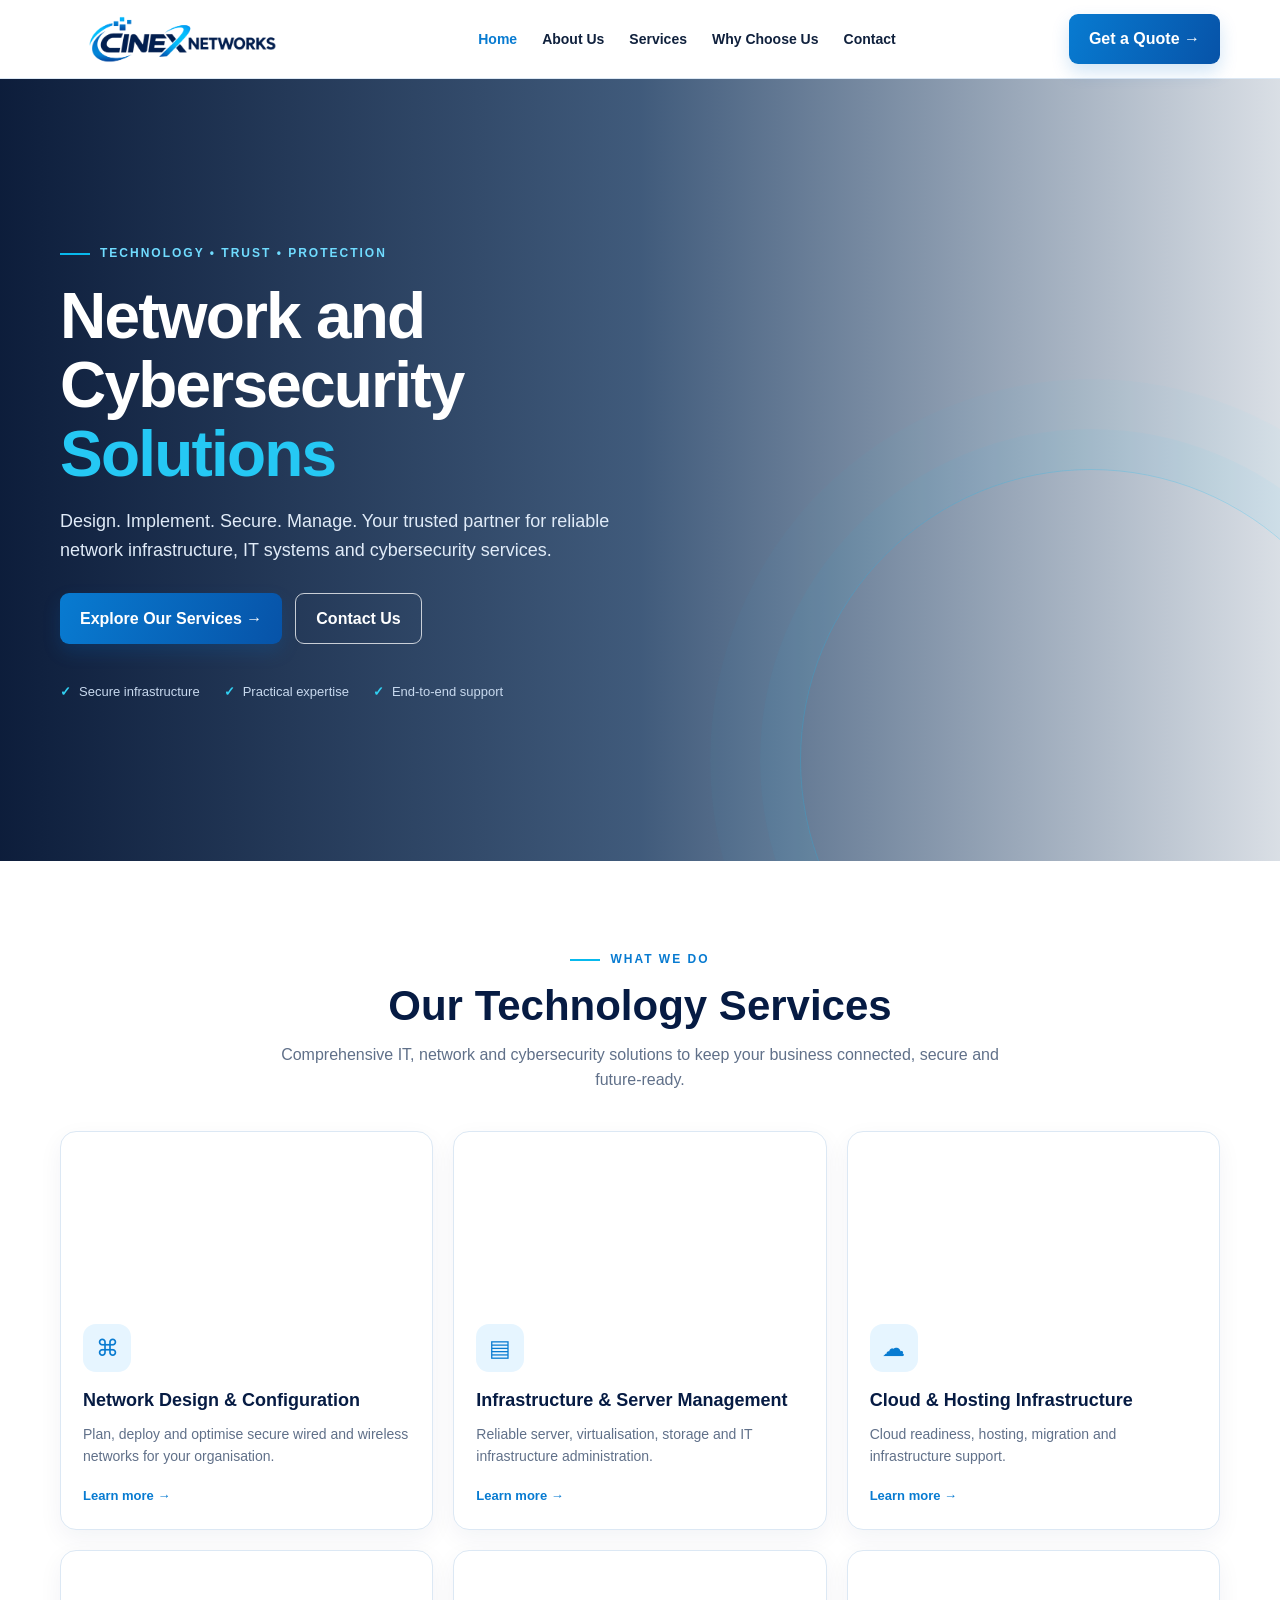
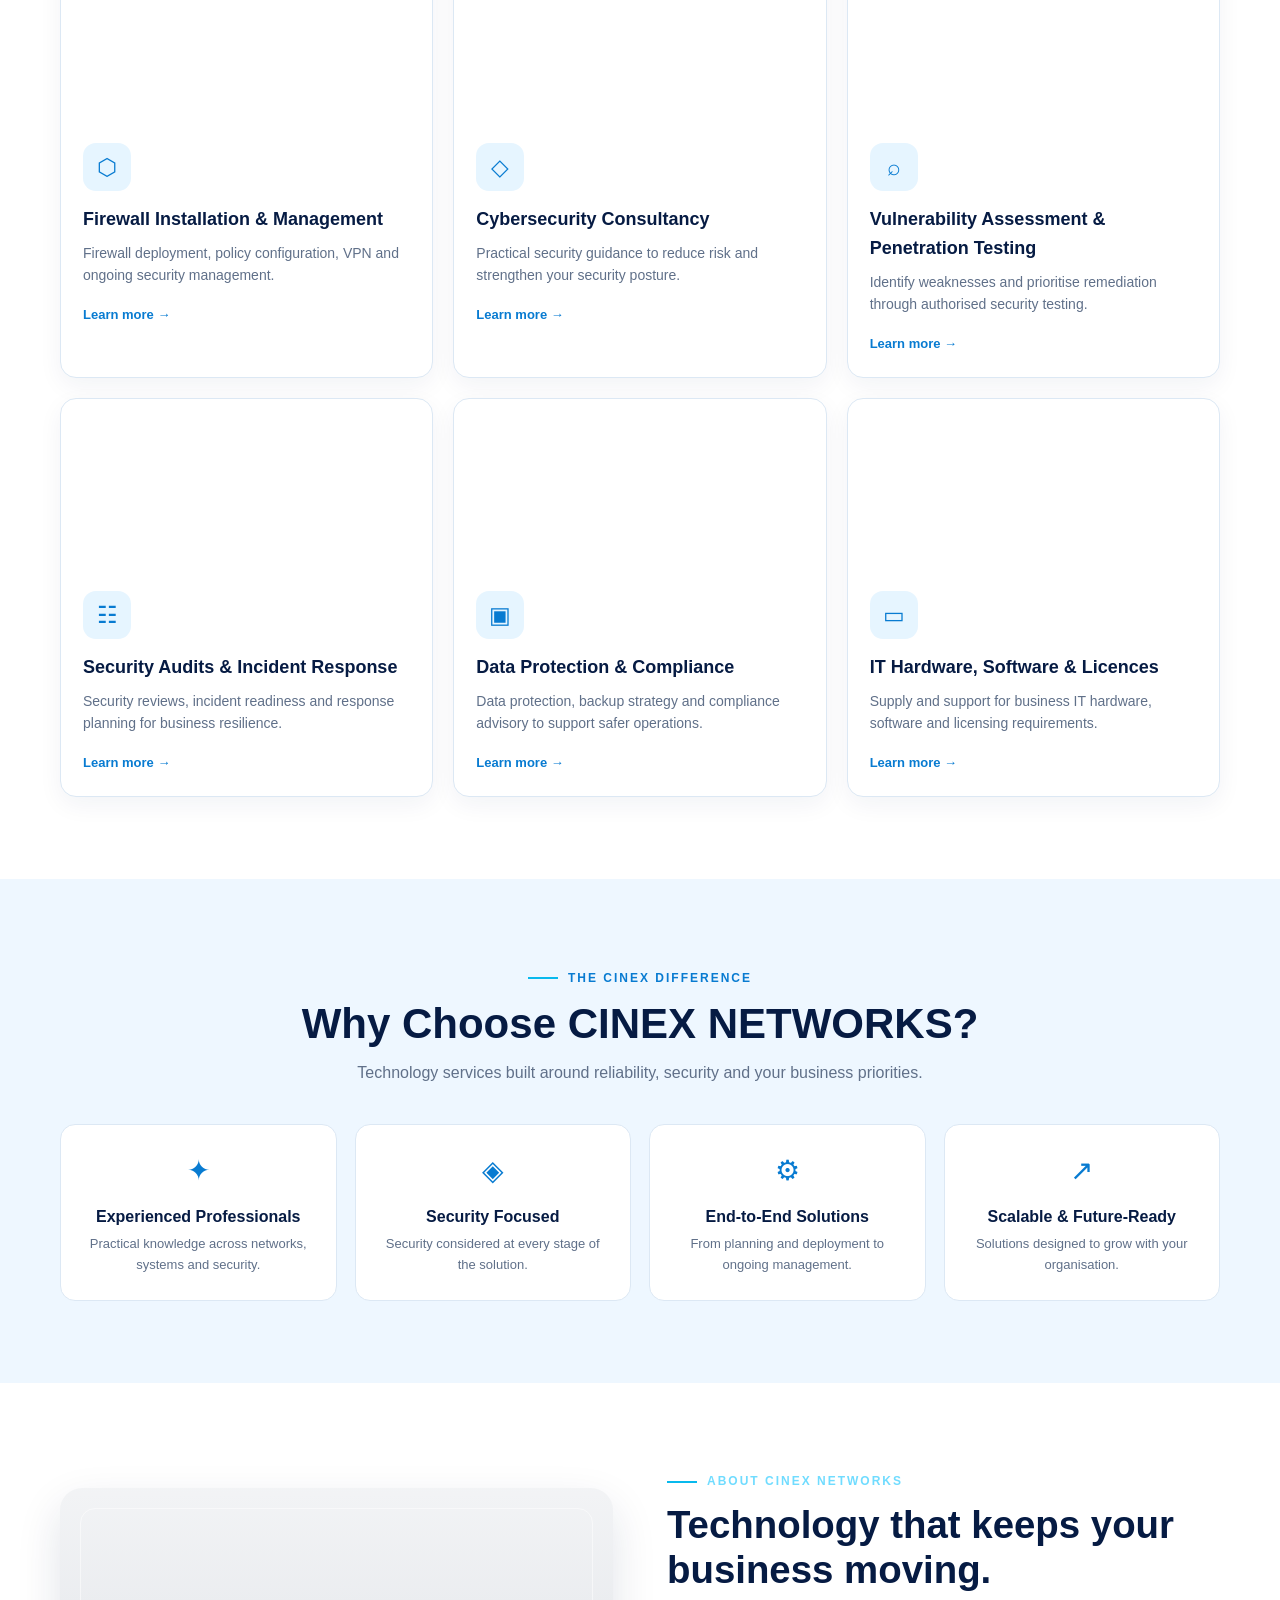
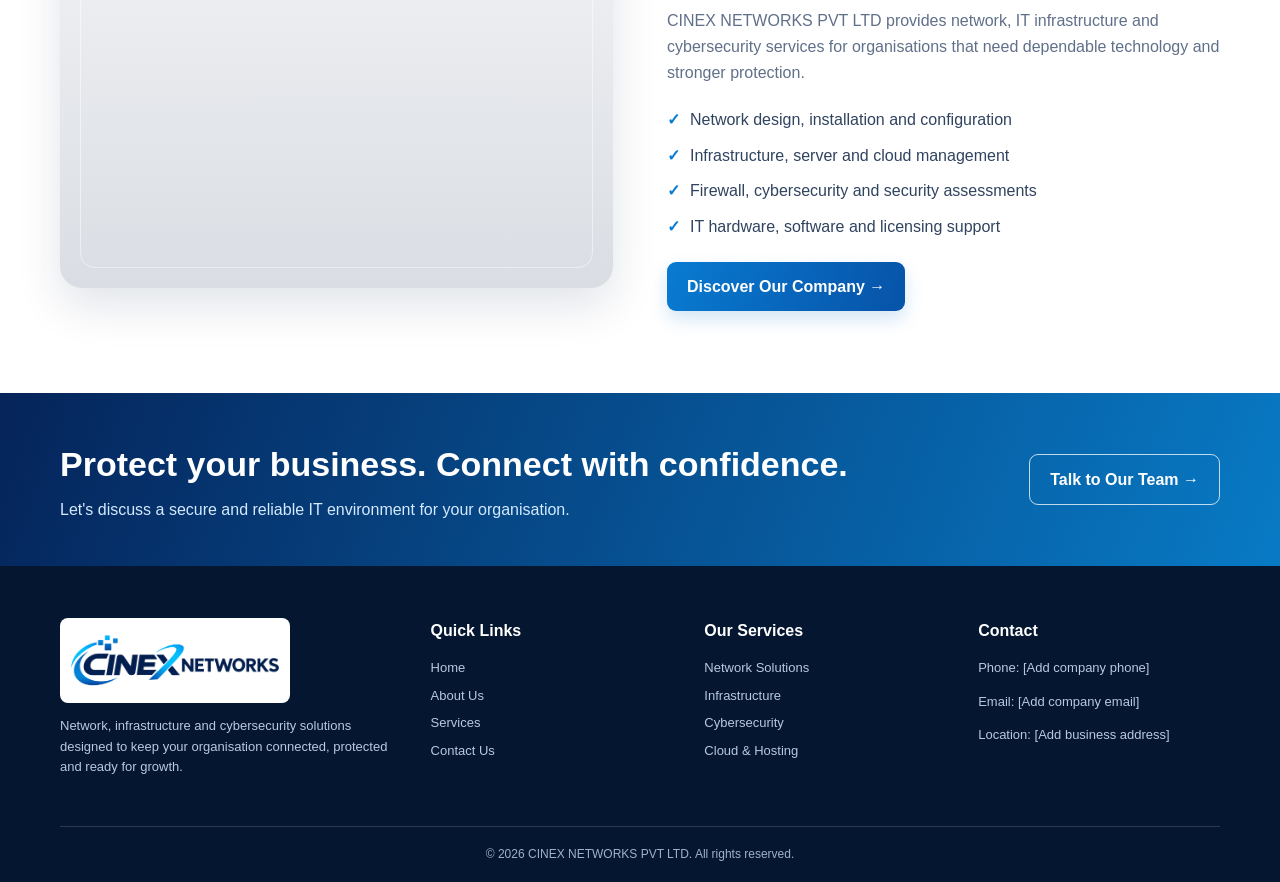
<file: index.html>
<!doctype html><html lang="en"><head><meta charset="utf-8"><meta name="viewport" content="width=device-width, initial-scale=1"><meta name="description" content="CINEX NETWORKS PVT LTD - Network and Cybersecurity Solutions"><title>Network & Cybersecurity Solutions | CINEX NETWORKS PVT LTD</title><link rel="stylesheet" href="assets/css/style.css"></head><body><header><div class="container nav"><a class="brand" href="index.html"><img src="assets/images/cinex-logo.png" alt="CINEX NETWORKS"></a><button class="menu-toggle" aria-label="Open menu" aria-expanded="false">☰</button><nav class="nav-links"><a class="active" href="index.html">Home</a><a class="" href="about.html">About Us</a><a class="" href="services.html">Services</a><a href="index.html#why-us">Why Choose Us</a><a class="" href="contact.html">Contact</a></nav><a class="nav-cta" href="contact.html">Get a Quote →</a></div></header><main><section class="hero"><div class="container"><div class="hero-content"><span class="eyebrow">Technology • Trust • Protection</span><h1>Network and<br>Cybersecurity <span>Solutions</span></h1><p>Design. Implement. Secure. Manage. Your trusted partner for reliable network infrastructure, IT systems and cybersecurity services.</p><div class="hero-actions"><a class="btn" href="services.html">Explore Our Services →</a><a class="btn outline" href="contact.html">Contact Us</a></div><div class="hero-note"><span>Secure infrastructure</span><span>Practical expertise</span><span>End-to-end support</span></div></div></div></section>
<section><div class="container"><div class="section-head"><span class="eyebrow">What we do</span><h2>Our Technology Services</h2><p>Comprehensive IT, network and cybersecurity solutions to keep your business connected, secure and future-ready.</p></div><div class="services-grid">
<article class="service-card"><div class="service-image" style="background-image:url('https://images.unsplash.com/photo-1551703599-6b3e8379aa8f?auto=format&fit=crop&w=900&q=80')"></div><div class="service-body"><div class="service-icon">⌘</div><h3>Network Design & Configuration</h3><p>Plan, deploy and optimise secure wired and wireless networks for your organisation.</p><a class="learn" href="services.html#network">Learn more →</a></div></article>
<article class="service-card"><div class="service-image" style="background-image:url('https://images.unsplash.com/photo-1558494949-ef010cbdcc31?auto=format&fit=crop&w=900&q=80')"></div><div class="service-body"><div class="service-icon">▤</div><h3>Infrastructure & Server Management</h3><p>Reliable server, virtualisation, storage and IT infrastructure administration.</p><a class="learn" href="services.html#infrastructure">Learn more →</a></div></article>
<article class="service-card"><div class="service-image" style="background-image:url('https://images.unsplash.com/photo-1451187580459-43490279c0fa?auto=format&fit=crop&w=900&q=80')"></div><div class="service-body"><div class="service-icon">☁</div><h3>Cloud & Hosting Infrastructure</h3><p>Cloud readiness, hosting, migration and infrastructure support.</p><a class="learn" href="services.html#cloud">Learn more →</a></div></article>
<article class="service-card"><div class="service-image" style="background-image:url('https://images.unsplash.com/photo-1563013544-824ae1b704d3?auto=format&fit=crop&w=900&q=80')"></div><div class="service-body"><div class="service-icon">⬡</div><h3>Firewall Installation & Management</h3><p>Firewall deployment, policy configuration, VPN and ongoing security management.</p><a class="learn" href="services.html#firewall">Learn more →</a></div></article>
<article class="service-card"><div class="service-image" style="background-image:url('https://images.unsplash.com/photo-1550751827-4bd374c3f58b?auto=format&fit=crop&w=900&q=80')"></div><div class="service-body"><div class="service-icon">◇</div><h3>Cybersecurity Consultancy</h3><p>Practical security guidance to reduce risk and strengthen your security posture.</p><a class="learn" href="services.html#cybersecurity">Learn more →</a></div></article>
<article class="service-card"><div class="service-image" style="background-image:url('https://images.unsplash.com/photo-1516321318423-f06f85e504b3?auto=format&fit=crop&w=900&q=80')"></div><div class="service-body"><div class="service-icon">⌕</div><h3>Vulnerability Assessment & Penetration Testing</h3><p>Identify weaknesses and prioritise remediation through authorised security testing.</p><a class="learn" href="services.html#vapt">Learn more →</a></div></article>
<article class="service-card"><div class="service-image" style="background-image:url('https://images.unsplash.com/photo-1450101499163-c8848c66ca85?auto=format&fit=crop&w=900&q=80')"></div><div class="service-body"><div class="service-icon">☷</div><h3>Security Audits & Incident Response</h3><p>Security reviews, incident readiness and response planning for business resilience.</p><a class="learn" href="services.html#audit">Learn more →</a></div></article>
<article class="service-card"><div class="service-image" style="background-image:url('https://images.unsplash.com/photo-1510915361894-db8b60106cb1?auto=format&fit=crop&w=900&q=80')"></div><div class="service-body"><div class="service-icon">▣</div><h3>Data Protection & Compliance</h3><p>Data protection, backup strategy and compliance advisory to support safer operations.</p><a class="learn" href="services.html#data">Learn more →</a></div></article>
<article class="service-card"><div class="service-image" style="background-image:url('https://images.unsplash.com/photo-1496181133206-80ce9b88a853?auto=format&fit=crop&w=900&q=80')"></div><div class="service-body"><div class="service-icon">▭</div><h3>IT Hardware, Software & Licences</h3><p>Supply and support for business IT hardware, software and licensing requirements.</p><a class="learn" href="services.html#supply">Learn more →</a></div></article>
</div></div></section>
<section class="benefits" id="why-us"><div class="container"><div class="section-head"><span class="eyebrow">The CINEX difference</span><h2>Why Choose CINEX NETWORKS?</h2><p>Technology services built around reliability, security and your business priorities.</p></div><div class="benefit-grid"><div class="benefit"><div class="symbol">✦</div><h3>Experienced Professionals</h3><p>Practical knowledge across networks, systems and security.</p></div><div class="benefit"><div class="symbol">◈</div><h3>Security Focused</h3><p>Security considered at every stage of the solution.</p></div><div class="benefit"><div class="symbol">⚙</div><h3>End-to-End Solutions</h3><p>From planning and deployment to ongoing management.</p></div><div class="benefit"><div class="symbol">↗</div><h3>Scalable & Future-Ready</h3><p>Solutions designed to grow with your organisation.</p></div></div></div></section>
<section><div class="container split"><div class="photo-panel"></div><div class="copy"><span class="eyebrow">About CINEX NETWORKS</span><h2>Technology that keeps your business moving.</h2><p>CINEX NETWORKS PVT LTD provides network, IT infrastructure and cybersecurity services for organisations that need dependable technology and stronger protection.</p><ul class="check-list"><li>Network design, installation and configuration</li><li>Infrastructure, server and cloud management</li><li>Firewall, cybersecurity and security assessments</li><li>IT hardware, software and licensing support</li></ul><a class="btn" href="about.html">Discover Our Company →</a></div></div></section>
<div class="cta-band"><div class="container cta-inner"><div><h2>Protect your business. Connect with confidence.</h2><p>Let's discuss a secure and reliable IT environment for your organisation.</p></div><a class="btn outline" href="contact.html">Talk to Our Team →</a></div></div></main><footer><div class="container"><div class="footer-grid"><div class="footer-brand"><img src="assets/images/cinex-logo.png" alt="CINEX NETWORKS"><p>Network, infrastructure and cybersecurity solutions designed to keep your organisation connected, protected and ready for growth.</p></div><div><h4>Quick Links</h4><a href="index.html">Home</a><a href="about.html">About Us</a><a href="services.html">Services</a><a href="contact.html">Contact Us</a></div><div><h4>Our Services</h4><a href="services.html#network">Network Solutions</a><a href="services.html#infrastructure">Infrastructure</a><a href="services.html#cybersecurity">Cybersecurity</a><a href="services.html#cloud">Cloud & Hosting</a></div><div><h4>Contact</h4><p>Phone: [Add company phone]</p><p>Email: [Add company email]</p><p>Location: [Add business address]</p></div></div><div class="copyright">© <span data-year></span> CINEX NETWORKS PVT LTD. All rights reserved.</div></div></footer><script src="assets/js/main.js"></script></body></html>
</file>
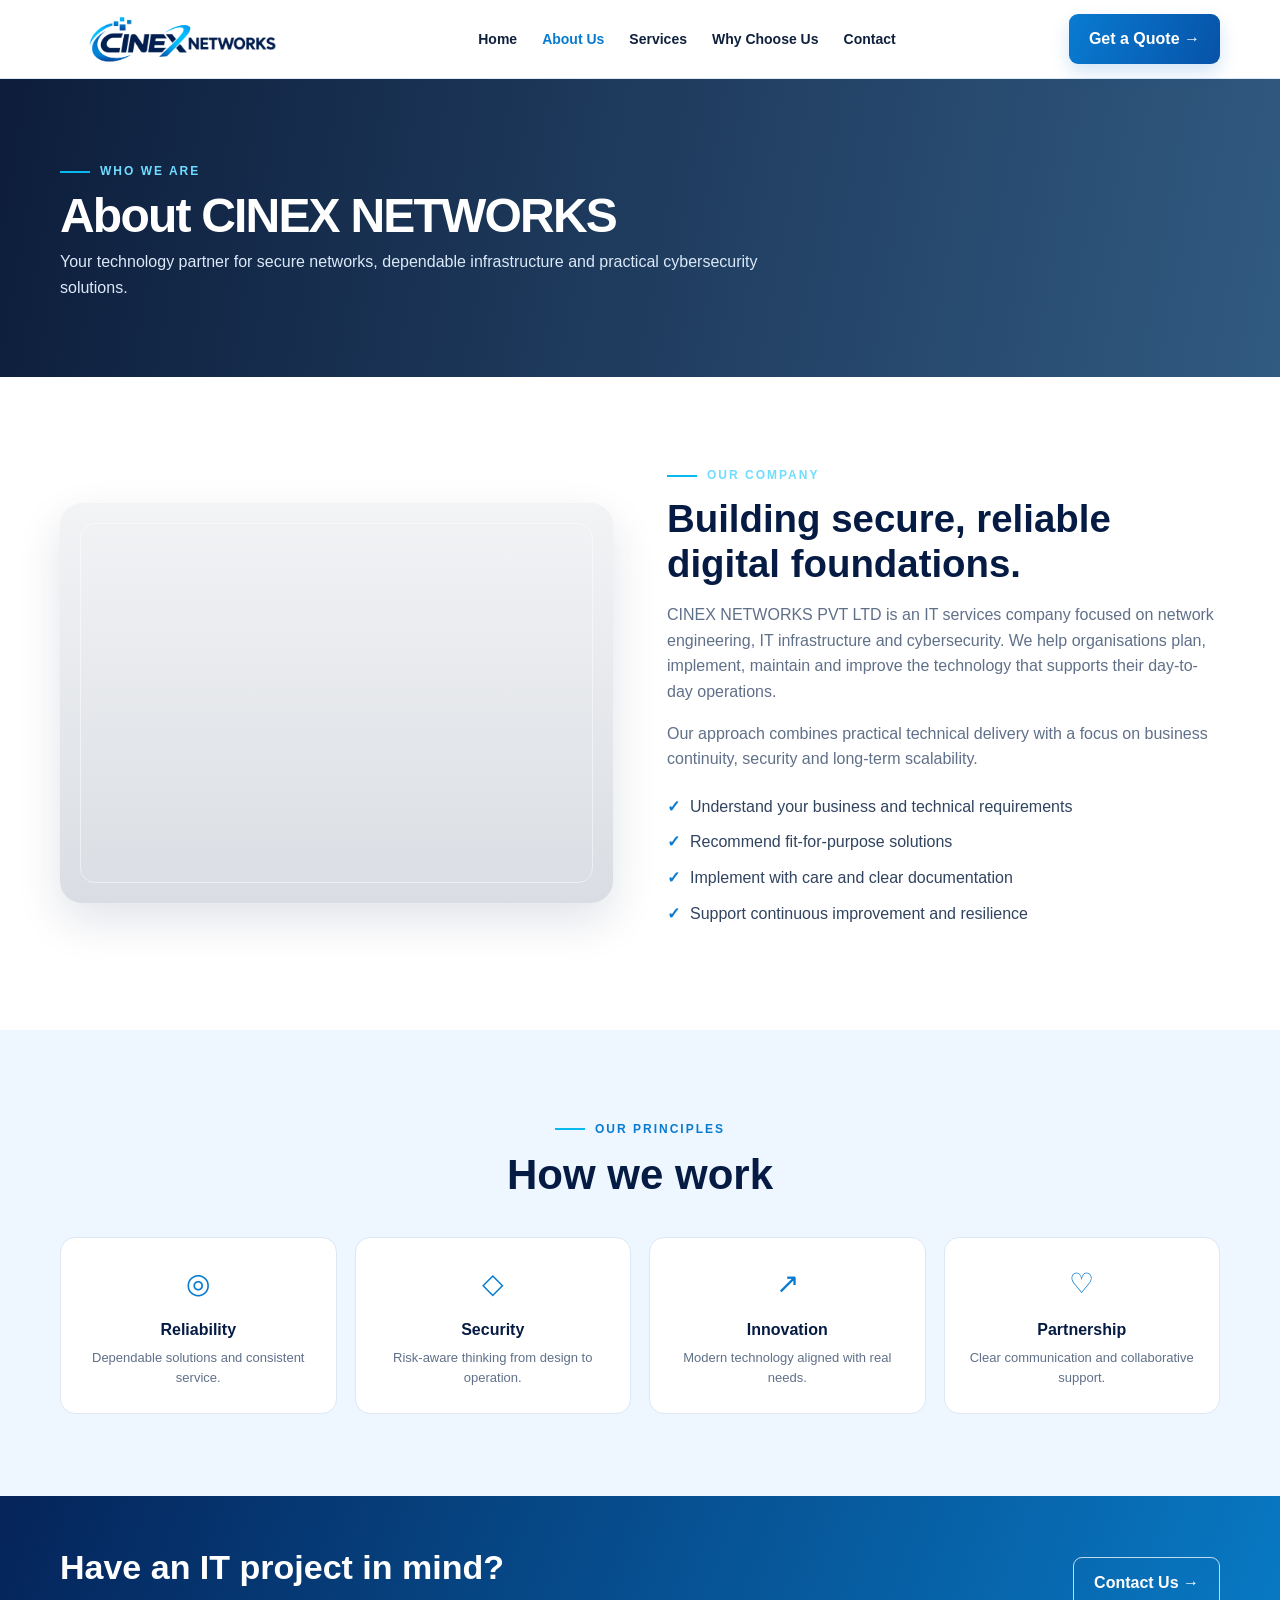
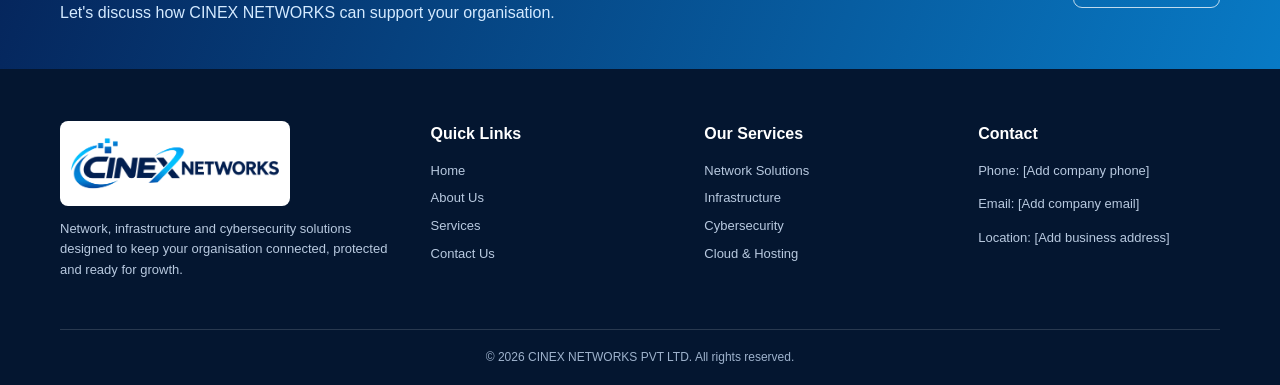
<file: about.html>
<!doctype html><html lang="en"><head><meta charset="utf-8"><meta name="viewport" content="width=device-width, initial-scale=1"><meta name="description" content="CINEX NETWORKS PVT LTD - Network and Cybersecurity Solutions"><title>About Us | CINEX NETWORKS PVT LTD</title><link rel="stylesheet" href="assets/css/style.css"></head><body><header><div class="container nav"><a class="brand" href="index.html"><img src="assets/images/cinex-logo.png" alt="CINEX NETWORKS"></a><button class="menu-toggle" aria-label="Open menu" aria-expanded="false">☰</button><nav class="nav-links"><a class="" href="index.html">Home</a><a class="active" href="about.html">About Us</a><a class="" href="services.html">Services</a><a href="index.html#why-us">Why Choose Us</a><a class="" href="contact.html">Contact</a></nav><a class="nav-cta" href="contact.html">Get a Quote →</a></div></header><main><section class="page-hero"><div class="container"><span class="eyebrow">Who we are</span><h1>About CINEX NETWORKS</h1><p>Your technology partner for secure networks, dependable infrastructure and practical cybersecurity solutions.</p></div></section><section><div class="container split"><div class="photo-panel"></div><div class="copy"><span class="eyebrow">Our company</span><h2>Building secure, reliable digital foundations.</h2><p>CINEX NETWORKS PVT LTD is an IT services company focused on network engineering, IT infrastructure and cybersecurity. We help organisations plan, implement, maintain and improve the technology that supports their day-to-day operations.</p><p>Our approach combines practical technical delivery with a focus on business continuity, security and long-term scalability.</p><ul class="check-list"><li>Understand your business and technical requirements</li><li>Recommend fit-for-purpose solutions</li><li>Implement with care and clear documentation</li><li>Support continuous improvement and resilience</li></ul></div></div></section><section class="benefits"><div class="container"><div class="section-head"><span class="eyebrow">Our principles</span><h2>How we work</h2></div><div class="benefit-grid"><div class="benefit"><div class="symbol">◎</div><h3>Reliability</h3><p>Dependable solutions and consistent service.</p></div><div class="benefit"><div class="symbol">◇</div><h3>Security</h3><p>Risk-aware thinking from design to operation.</p></div><div class="benefit"><div class="symbol">↗</div><h3>Innovation</h3><p>Modern technology aligned with real needs.</p></div><div class="benefit"><div class="symbol">♡</div><h3>Partnership</h3><p>Clear communication and collaborative support.</p></div></div></div></section><div class="cta-band"><div class="container cta-inner"><div><h2>Have an IT project in mind?</h2><p>Let's discuss how CINEX NETWORKS can support your organisation.</p></div><a class="btn outline" href="contact.html">Contact Us →</a></div></div></main><footer><div class="container"><div class="footer-grid"><div class="footer-brand"><img src="assets/images/cinex-logo.png" alt="CINEX NETWORKS"><p>Network, infrastructure and cybersecurity solutions designed to keep your organisation connected, protected and ready for growth.</p></div><div><h4>Quick Links</h4><a href="index.html">Home</a><a href="about.html">About Us</a><a href="services.html">Services</a><a href="contact.html">Contact Us</a></div><div><h4>Our Services</h4><a href="services.html#network">Network Solutions</a><a href="services.html#infrastructure">Infrastructure</a><a href="services.html#cybersecurity">Cybersecurity</a><a href="services.html#cloud">Cloud & Hosting</a></div><div><h4>Contact</h4><p>Phone: [Add company phone]</p><p>Email: [Add company email]</p><p>Location: [Add business address]</p></div></div><div class="copyright">© <span data-year></span> CINEX NETWORKS PVT LTD. All rights reserved.</div></div></footer><script src="assets/js/main.js"></script></body></html>
</file>
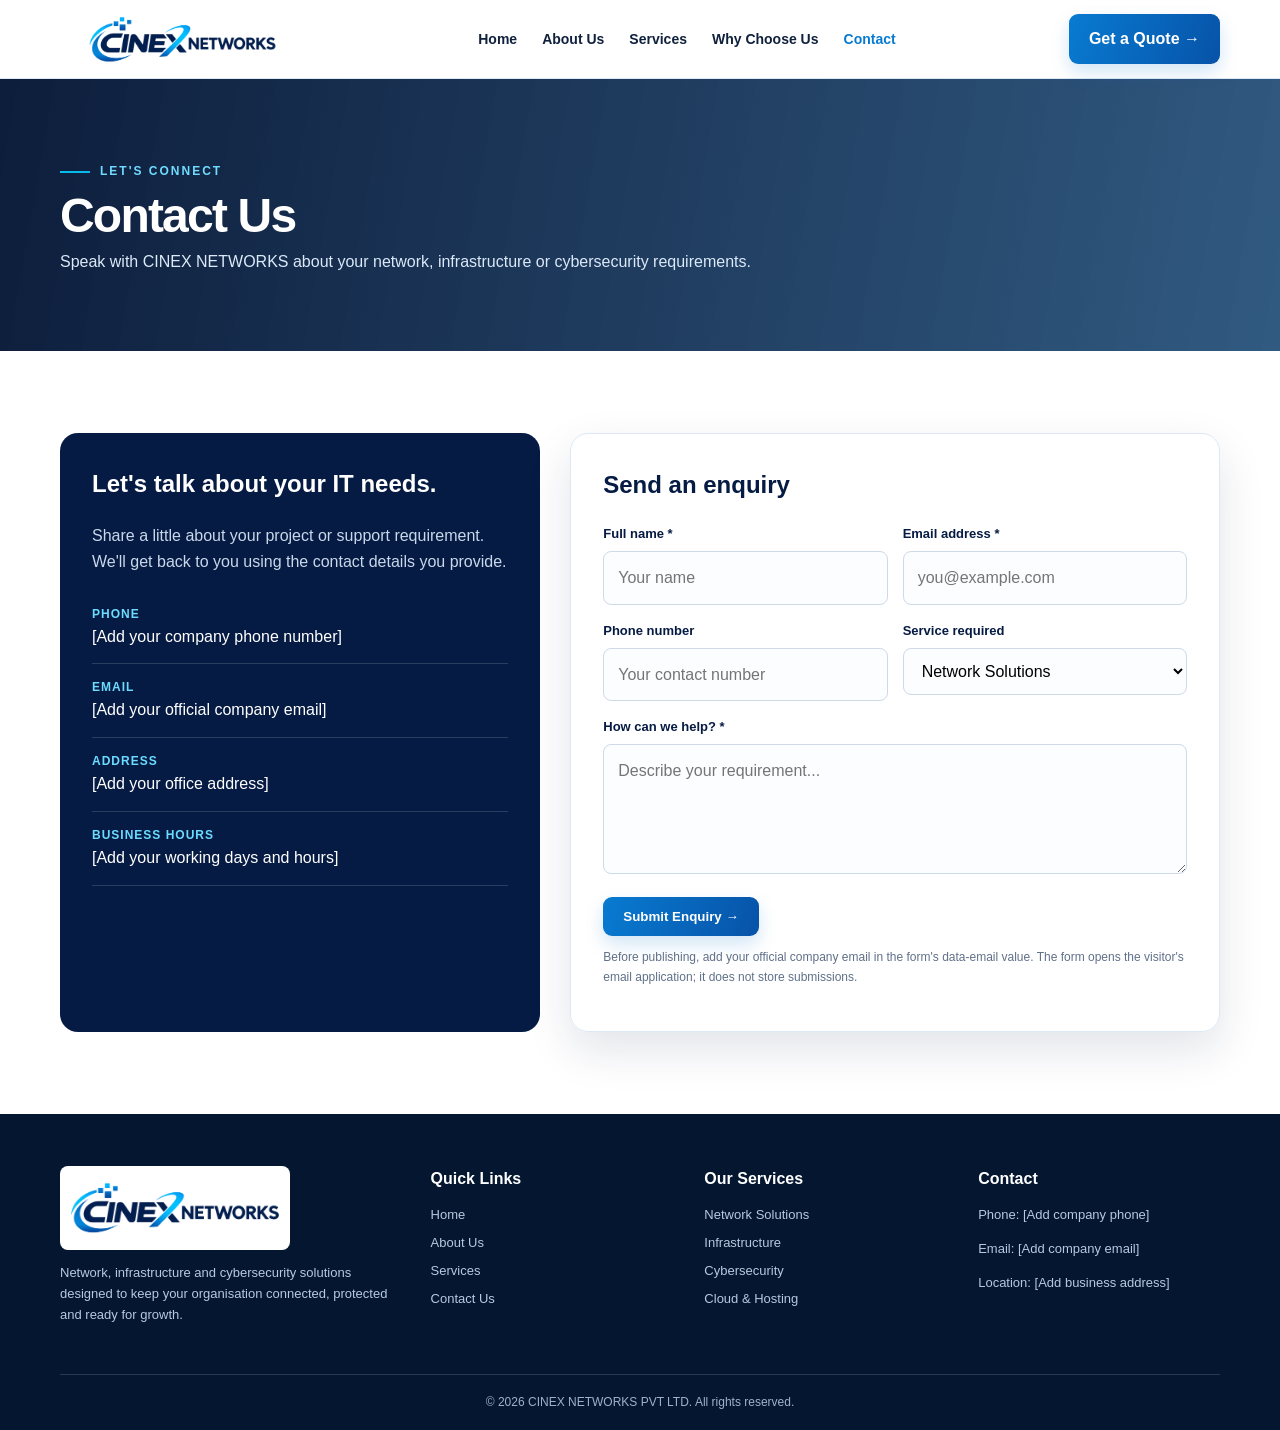
<file: contact.html>
<!doctype html><html lang="en"><head><meta charset="utf-8"><meta name="viewport" content="width=device-width, initial-scale=1"><meta name="description" content="CINEX NETWORKS PVT LTD - Network and Cybersecurity Solutions"><title>Contact Us | CINEX NETWORKS PVT LTD</title><link rel="stylesheet" href="assets/css/style.css"></head><body><header><div class="container nav"><a class="brand" href="index.html"><img src="assets/images/cinex-logo.png" alt="CINEX NETWORKS"></a><button class="menu-toggle" aria-label="Open menu" aria-expanded="false">☰</button><nav class="nav-links"><a class="" href="index.html">Home</a><a class="" href="about.html">About Us</a><a class="" href="services.html">Services</a><a href="index.html#why-us">Why Choose Us</a><a class="active" href="contact.html">Contact</a></nav><a class="nav-cta" href="contact.html">Get a Quote →</a></div></header><main><section class="page-hero"><div class="container"><span class="eyebrow">Let's connect</span><h1>Contact Us</h1><p>Speak with CINEX NETWORKS about your network, infrastructure or cybersecurity requirements.</p></div></section><section><div class="container contact-grid"><div class="contact-panel"><h2>Let's talk about your IT needs.</h2><p>Share a little about your project or support requirement. We'll get back to you using the contact details you provide.</p><div class="contact-line"><strong>Phone</strong>[Add your company phone number]</div><div class="contact-line"><strong>Email</strong>[Add your official company email]</div><div class="contact-line"><strong>Address</strong>[Add your office address]</div><div class="contact-line"><strong>Business hours</strong>[Add your working days and hours]</div></div><div class="form-panel"><h2 style="color:var(--navy);margin-top:0">Send an enquiry</h2><form id="enquiry-form" data-email="YOUR_COMPANY_EMAIL"><div class="form-row"><div><label for="name">Full name *</label><input id="name" name="name" required placeholder="Your name"></div><div><label for="email">Email address *</label><input id="email" name="email" type="email" required placeholder="you@example.com"></div></div><div class="form-row"><div><label for="phone">Phone number</label><input id="phone" name="phone" placeholder="Your contact number"></div><div><label for="service">Service required</label><select id="service" name="service"><option>Network Solutions</option><option>Infrastructure & Servers</option><option>Cloud & Hosting</option><option>Firewall Management</option><option>Cybersecurity / VAPT</option><option>IT Hardware & Licensing</option><option>Other</option></select></div></div><label for="message">How can we help? *</label><textarea id="message" name="message" required placeholder="Describe your requirement..."></textarea><button class="btn" type="submit">Submit Enquiry →</button><p class="form-note">Before publishing, add your official company email in the form's data-email value. The form opens the visitor's email application; it does not store submissions.</p></form></div></div></section></main><footer><div class="container"><div class="footer-grid"><div class="footer-brand"><img src="assets/images/cinex-logo.png" alt="CINEX NETWORKS"><p>Network, infrastructure and cybersecurity solutions designed to keep your organisation connected, protected and ready for growth.</p></div><div><h4>Quick Links</h4><a href="index.html">Home</a><a href="about.html">About Us</a><a href="services.html">Services</a><a href="contact.html">Contact Us</a></div><div><h4>Our Services</h4><a href="services.html#network">Network Solutions</a><a href="services.html#infrastructure">Infrastructure</a><a href="services.html#cybersecurity">Cybersecurity</a><a href="services.html#cloud">Cloud & Hosting</a></div><div><h4>Contact</h4><p>Phone: [Add company phone]</p><p>Email: [Add company email]</p><p>Location: [Add business address]</p></div></div><div class="copyright">© <span data-year></span> CINEX NETWORKS PVT LTD. All rights reserved.</div></div></footer><script src="assets/js/main.js"></script></body></html>
</file>
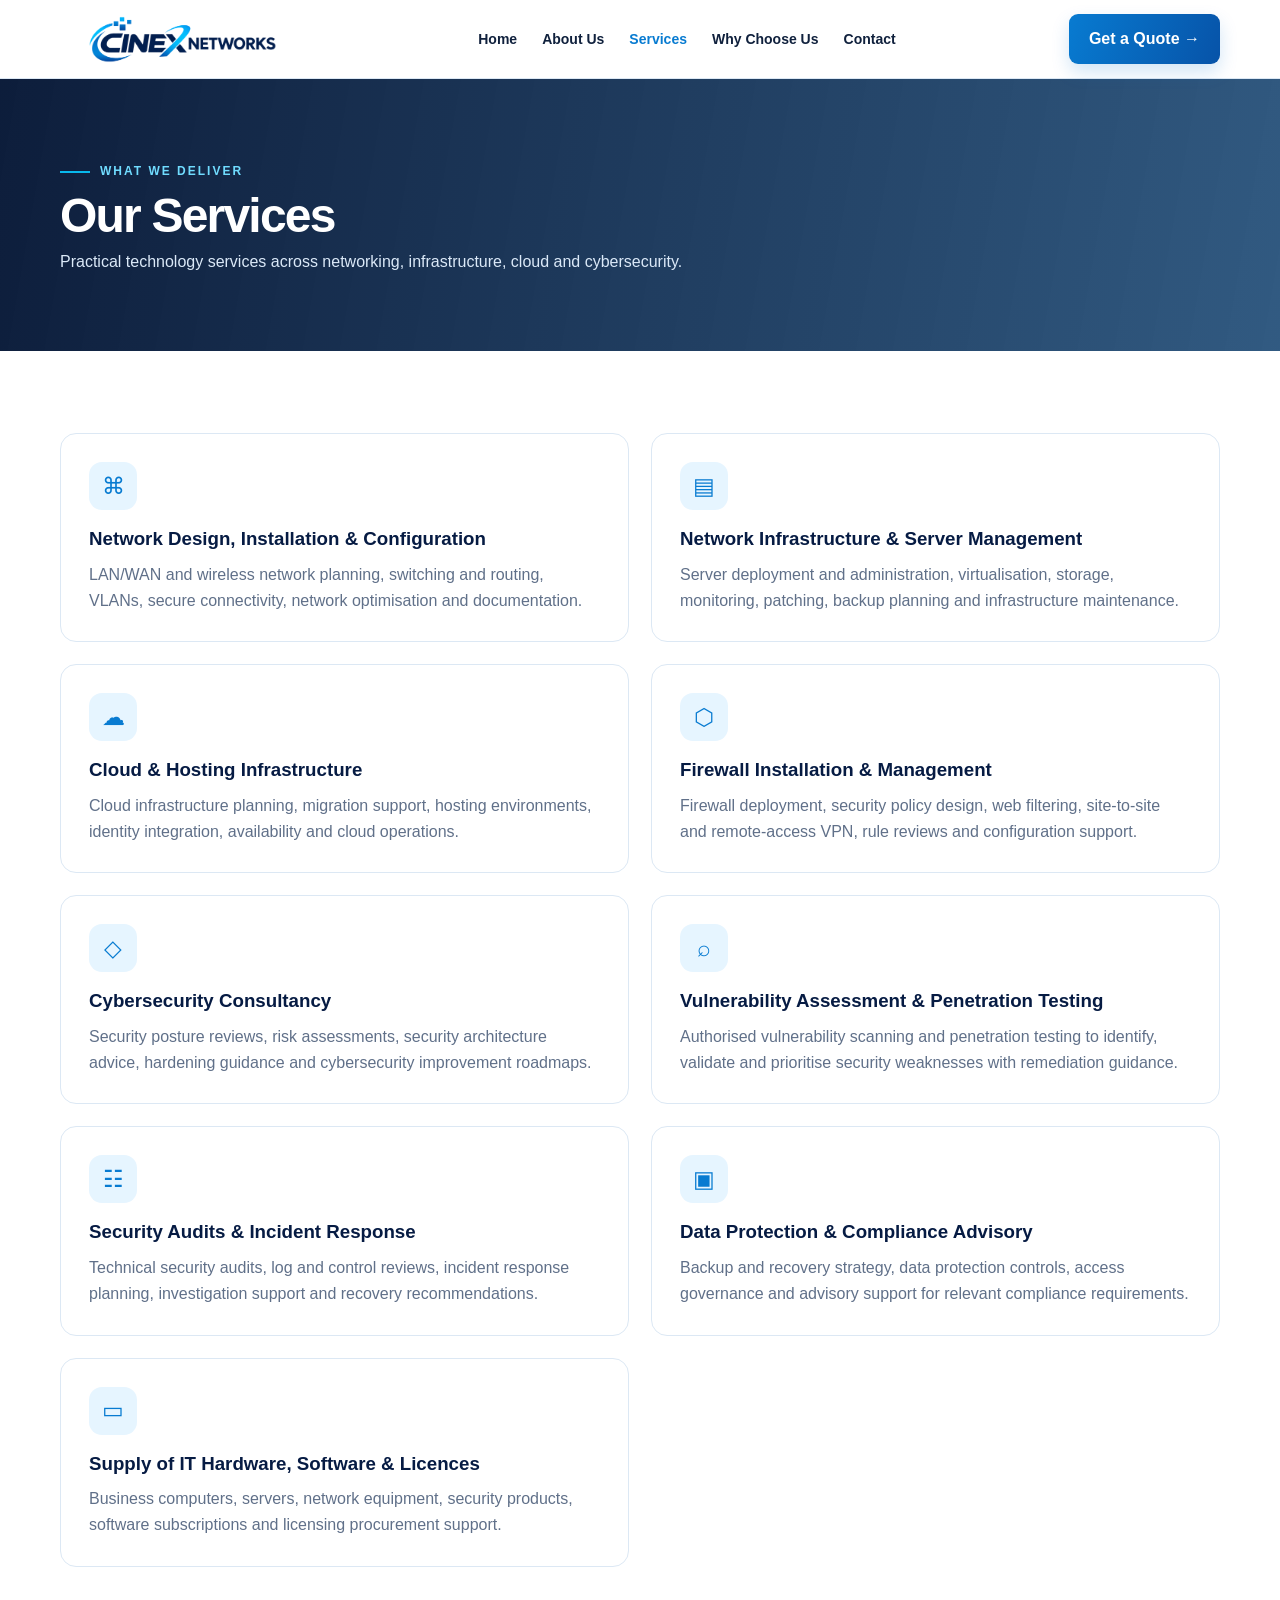
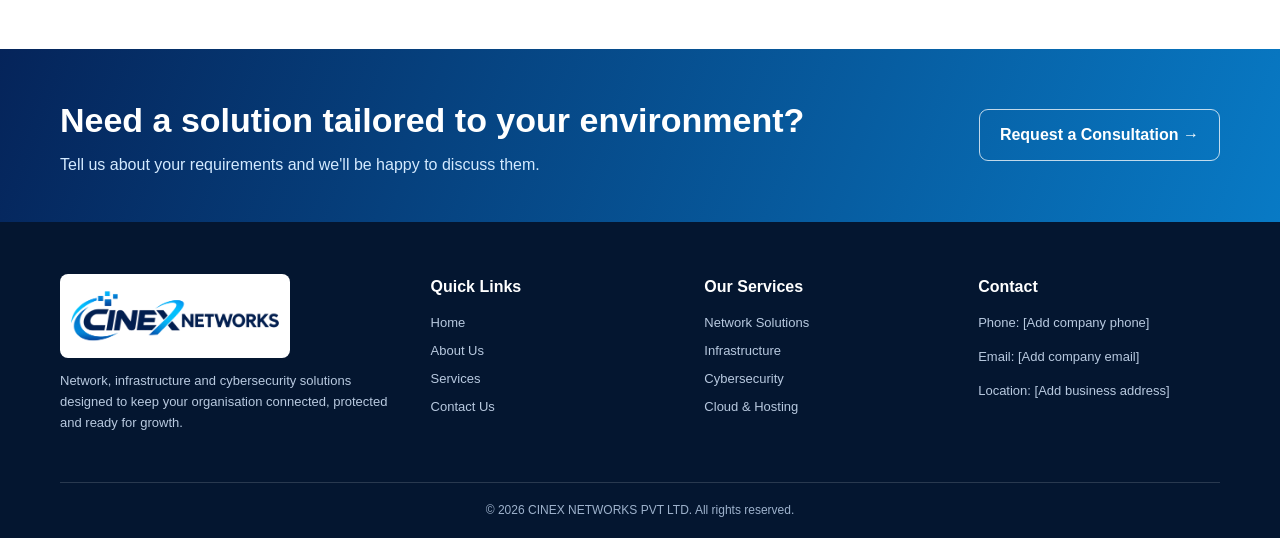
<file: services.html>
<!doctype html><html lang="en"><head><meta charset="utf-8"><meta name="viewport" content="width=device-width, initial-scale=1"><meta name="description" content="CINEX NETWORKS PVT LTD - Network and Cybersecurity Solutions"><title>Services | CINEX NETWORKS PVT LTD</title><link rel="stylesheet" href="assets/css/style.css"></head><body><header><div class="container nav"><a class="brand" href="index.html"><img src="assets/images/cinex-logo.png" alt="CINEX NETWORKS"></a><button class="menu-toggle" aria-label="Open menu" aria-expanded="false">☰</button><nav class="nav-links"><a class="" href="index.html">Home</a><a class="" href="about.html">About Us</a><a class="active" href="services.html">Services</a><a href="index.html#why-us">Why Choose Us</a><a class="" href="contact.html">Contact</a></nav><a class="nav-cta" href="contact.html">Get a Quote →</a></div></header><main><section class="page-hero"><div class="container"><span class="eyebrow">What we deliver</span><h1>Our Services</h1><p>Practical technology services across networking, infrastructure, cloud and cybersecurity.</p></div></section><section><div class="container"><div class="detail-grid">
<div class="detail-card" id="network"><div class="service-icon">⌘</div><h3>Network Design, Installation & Configuration</h3><p>LAN/WAN and wireless network planning, switching and routing, VLANs, secure connectivity, network optimisation and documentation.</p></div>
<div class="detail-card" id="infrastructure"><div class="service-icon">▤</div><h3>Network Infrastructure & Server Management</h3><p>Server deployment and administration, virtualisation, storage, monitoring, patching, backup planning and infrastructure maintenance.</p></div>
<div class="detail-card" id="cloud"><div class="service-icon">☁</div><h3>Cloud & Hosting Infrastructure</h3><p>Cloud infrastructure planning, migration support, hosting environments, identity integration, availability and cloud operations.</p></div>
<div class="detail-card" id="firewall"><div class="service-icon">⬡</div><h3>Firewall Installation & Management</h3><p>Firewall deployment, security policy design, web filtering, site-to-site and remote-access VPN, rule reviews and configuration support.</p></div>
<div class="detail-card" id="cybersecurity"><div class="service-icon">◇</div><h3>Cybersecurity Consultancy</h3><p>Security posture reviews, risk assessments, security architecture advice, hardening guidance and cybersecurity improvement roadmaps.</p></div>
<div class="detail-card" id="vapt"><div class="service-icon">⌕</div><h3>Vulnerability Assessment & Penetration Testing</h3><p>Authorised vulnerability scanning and penetration testing to identify, validate and prioritise security weaknesses with remediation guidance.</p></div>
<div class="detail-card" id="audit"><div class="service-icon">☷</div><h3>Security Audits & Incident Response</h3><p>Technical security audits, log and control reviews, incident response planning, investigation support and recovery recommendations.</p></div>
<div class="detail-card" id="data"><div class="service-icon">▣</div><h3>Data Protection & Compliance Advisory</h3><p>Backup and recovery strategy, data protection controls, access governance and advisory support for relevant compliance requirements.</p></div>
<div class="detail-card" id="supply"><div class="service-icon">▭</div><h3>Supply of IT Hardware, Software & Licences</h3><p>Business computers, servers, network equipment, security products, software subscriptions and licensing procurement support.</p></div>
</div></div></section><div class="cta-band"><div class="container cta-inner"><div><h2>Need a solution tailored to your environment?</h2><p>Tell us about your requirements and we'll be happy to discuss them.</p></div><a class="btn outline" href="contact.html">Request a Consultation →</a></div></div></main><footer><div class="container"><div class="footer-grid"><div class="footer-brand"><img src="assets/images/cinex-logo.png" alt="CINEX NETWORKS"><p>Network, infrastructure and cybersecurity solutions designed to keep your organisation connected, protected and ready for growth.</p></div><div><h4>Quick Links</h4><a href="index.html">Home</a><a href="about.html">About Us</a><a href="services.html">Services</a><a href="contact.html">Contact Us</a></div><div><h4>Our Services</h4><a href="services.html#network">Network Solutions</a><a href="services.html#infrastructure">Infrastructure</a><a href="services.html#cybersecurity">Cybersecurity</a><a href="services.html#cloud">Cloud & Hosting</a></div><div><h4>Contact</h4><p>Phone: [Add company phone]</p><p>Email: [Add company email]</p><p>Location: [Add business address]</p></div></div><div class="copyright">© <span data-year></span> CINEX NETWORKS PVT LTD. All rights reserved.</div></div></footer><script src="assets/js/main.js"></script></body></html>
</file>
<file: assets/css/style.css>
:root{--navy:#061b43;--navy2:#0b2c63;--blue:#087bd1;--cyan:#08b9ed;--ink:#10213d;--muted:#607089;--pale:#eef7ff;--white:#fff;--line:#dce8f4;--shadow:0 18px 45px rgba(5,35,78,.12)}
*{box-sizing:border-box}html{scroll-behavior:smooth}body{margin:0;font-family:Inter,Segoe UI,Arial,sans-serif;color:var(--ink);line-height:1.6;background:#fff}a{color:inherit;text-decoration:none}img{max-width:100%;display:block}.container{width:min(1160px,92%);margin:auto}
header{position:sticky;top:0;z-index:50;background:rgba(255,255,255,.96);backdrop-filter:blur(12px);border-bottom:1px solid var(--line)}.nav{min-height:78px;display:flex;align-items:center;justify-content:space-between;gap:24px}.brand img{width:245px;max-height:65px;object-fit:contain}.nav-links{display:flex;align-items:center;gap:25px;font-size:14px;font-weight:700}.nav-links a{transition:.2s}.nav-links a:hover,.nav-links a.active{color:var(--blue)}.nav-cta,.btn{display:inline-flex;align-items:center;justify-content:center;gap:9px;padding:12px 20px;border-radius:9px;background:linear-gradient(110deg,var(--blue),#0753a8);color:white;font-weight:800;border:0;cursor:pointer;box-shadow:0 8px 18px rgba(0,112,205,.18)}.btn.outline{background:transparent;border:1px solid rgba(255,255,255,.75);box-shadow:none}.menu-toggle{display:none;background:none;border:0;font-size:27px;color:var(--navy)}
.hero{position:relative;overflow:hidden;color:white;background:linear-gradient(90deg,rgba(3,20,51,.96),rgba(4,39,82,.76),rgba(4,39,82,.15)),url('https://images.unsplash.com/photo-1558494949-ef010cbdcc31?auto=format&fit=crop&w=2000&q=85') center/cover;min-height:540px;display:flex;align-items:center}.hero:after{content:"";position:absolute;inset:auto -8% -190px auto;width:580px;height:580px;border:1px solid rgba(15,190,245,.25);border-radius:50%;box-shadow:0 0 0 40px rgba(15,190,245,.035),0 0 0 90px rgba(15,190,245,.025)}.hero-content{position:relative;z-index:1;max-width:680px;padding:76px 0}.eyebrow{display:inline-flex;align-items:center;gap:10px;color:#70dcff;text-transform:uppercase;letter-spacing:2px;font-size:12px;font-weight:900}.eyebrow:before{content:"";width:30px;height:2px;background:var(--cyan)}h1{font-size:clamp(38px,5.2vw,64px);line-height:1.08;letter-spacing:-1.8px;margin:18px 0}.hero h1 span{color:#25c8f4}.hero p{font-size:18px;color:#e0ebf8;max-width:600px;margin:0 0 28px}.hero-actions{display:flex;gap:13px;flex-wrap:wrap}.hero-note{margin-top:38px;display:flex;gap:24px;flex-wrap:wrap;color:#c8d9ee;font-size:13px}.hero-note span:before{content:"✓";color:#31d1f3;font-weight:900;margin-right:8px}
section{padding:82px 0}.section-head{text-align:center;max-width:760px;margin:0 auto 38px}.section-head .eyebrow{color:var(--blue)}.section-head h2{font-size:clamp(28px,3.4vw,42px);line-height:1.15;color:var(--navy);margin:12px 0}.section-head p{color:var(--muted);margin:0}.services-grid{display:grid;grid-template-columns:repeat(3,1fr);gap:20px}.service-card{border:1px solid var(--line);border-radius:16px;overflow:hidden;background:white;box-shadow:0 8px 24px rgba(8,44,90,.055);transition:.25s}.service-card:hover{transform:translateY(-5px);box-shadow:var(--shadow)}.service-image{height:170px;background-size:cover;background-position:center}.service-body{padding:22px}.service-icon{width:48px;height:48px;display:grid;place-items:center;border-radius:13px;background:#e6f5ff;color:#087bd1;font-size:23px;margin-bottom:14px}.service-body h3{font-size:18px;color:var(--navy);margin:0 0 8px}.service-body p{font-size:14px;color:var(--muted);margin:0 0 14px}.learn{color:var(--blue);font-size:13px;font-weight:900}
.split{display:grid;grid-template-columns:1fr 1fr;gap:54px;align-items:center}.photo-panel{min-height:400px;border-radius:22px;background:linear-gradient(0deg,rgba(4,27,65,.15),rgba(4,27,65,.05)),url('https://images.unsplash.com/photo-1497366754035-f200968a6e72?auto=format&fit=crop&w=1200&q=85') center/cover;box-shadow:var(--shadow);position:relative}.photo-panel:after{content:"";position:absolute;inset:20px;border:1px solid rgba(255,255,255,.5);border-radius:15px}.copy h2{font-size:clamp(29px,3vw,40px);line-height:1.16;color:var(--navy);margin:12px 0}.copy p{color:var(--muted)}.check-list{list-style:none;padding:0;margin:22px 0}.check-list li{margin:10px 0;color:#30435f}.check-list li:before{content:"✓";color:var(--blue);font-weight:900;margin-right:10px}
.benefits{background:var(--pale)}.benefit-grid{display:grid;grid-template-columns:repeat(4,1fr);gap:18px}.benefit{background:white;border:1px solid var(--line);border-radius:15px;padding:24px;text-align:center}.benefit .symbol{font-size:28px;color:var(--blue)}.benefit h3{font-size:16px;color:var(--navy);margin:10px 0 5px}.benefit p{font-size:13px;color:var(--muted);margin:0}
.cta-band{padding:44px 0;background:linear-gradient(110deg,#05245a,#087ac5);color:white}.cta-inner{display:flex;align-items:center;justify-content:space-between;gap:24px}.cta-inner h2{font-size:clamp(24px,3vw,34px);margin:0 0 5px}.cta-inner p{margin:0;color:#d4eaff}
.page-hero{padding:76px 0;background:linear-gradient(100deg,rgba(3,20,51,.96),rgba(4,54,102,.82)),url('https://images.unsplash.com/photo-1518770660439-4636190af475?auto=format&fit=crop&w=1800&q=85') center/cover;color:white}.page-hero h1{font-size:48px;margin:8px 0}.page-hero p{max-width:700px;color:#dbe9f8;margin:0}
.detail-grid{display:grid;grid-template-columns:repeat(2,1fr);gap:22px}.detail-card{padding:28px;border:1px solid var(--line);border-radius:16px}.detail-card h3{color:var(--navy);margin:0 0 8px}.detail-card p{color:var(--muted);margin:0}
.contact-grid{display:grid;grid-template-columns:.85fr 1.15fr;gap:30px}.contact-panel{background:var(--navy);color:white;padding:32px;border-radius:18px}.contact-panel h2{margin-top:0}.contact-panel p{color:#c9d8eb}.contact-line{padding:14px 0;border-bottom:1px solid rgba(255,255,255,.15)}.contact-line strong{display:block;color:#6bdcff;font-size:12px;text-transform:uppercase;letter-spacing:1px}.form-panel{padding:32px;border:1px solid var(--line);border-radius:18px;box-shadow:var(--shadow)}.form-row{display:grid;grid-template-columns:1fr 1fr;gap:15px}label{display:block;font-size:13px;font-weight:800;color:var(--navy);margin:0 0 6px}input,textarea,select{width:100%;padding:13px 14px;border:1px solid #cfdae8;border-radius:8px;font:inherit;margin-bottom:16px;background:#fbfdff}textarea{min-height:130px;resize:vertical}.form-note{font-size:12px;color:var(--muted)}
footer{background:#041630;color:#d7e4f5;padding:52px 0 18px}.footer-grid{display:grid;grid-template-columns:1.4fr 1fr 1fr 1fr;gap:32px}.footer-brand img{width:230px;background:white;border-radius:8px;padding:6px}.footer-grid h4{color:white;margin:0 0 14px}.footer-grid p,.footer-grid a{font-size:13px;color:#b8c9df}.footer-grid a{display:block;margin:7px 0}.footer-grid a:hover{color:#43d2ff}.copyright{border-top:1px solid rgba(255,255,255,.15);margin-top:35px;padding-top:18px;text-align:center;font-size:12px;color:#9eb2cc}
@media(max-width:900px){.nav-links{display:none;position:absolute;left:0;right:0;top:78px;background:white;padding:20px 4%;border-bottom:1px solid var(--line);flex-direction:column;align-items:flex-start;gap:15px}.nav-links.open{display:flex}.menu-toggle{display:block}.nav-cta{display:none}.services-grid{grid-template-columns:repeat(2,1fr)}.benefit-grid{grid-template-columns:repeat(2,1fr)}.footer-grid{grid-template-columns:repeat(2,1fr)}}
@media(max-width:620px){.brand img{width:195px}.hero{min-height:560px}.hero-content{padding:60px 0}.hero p{font-size:16px}.services-grid,.split,.detail-grid,.contact-grid,.footer-grid{grid-template-columns:1fr}.service-image{height:190px}section{padding:60px 0}.photo-panel{min-height:280px}.benefit-grid{grid-template-columns:1fr 1fr}.cta-inner{align-items:flex-start;flex-direction:column}.form-row{grid-template-columns:1fr}.page-hero h1{font-size:38px}}
</file>
